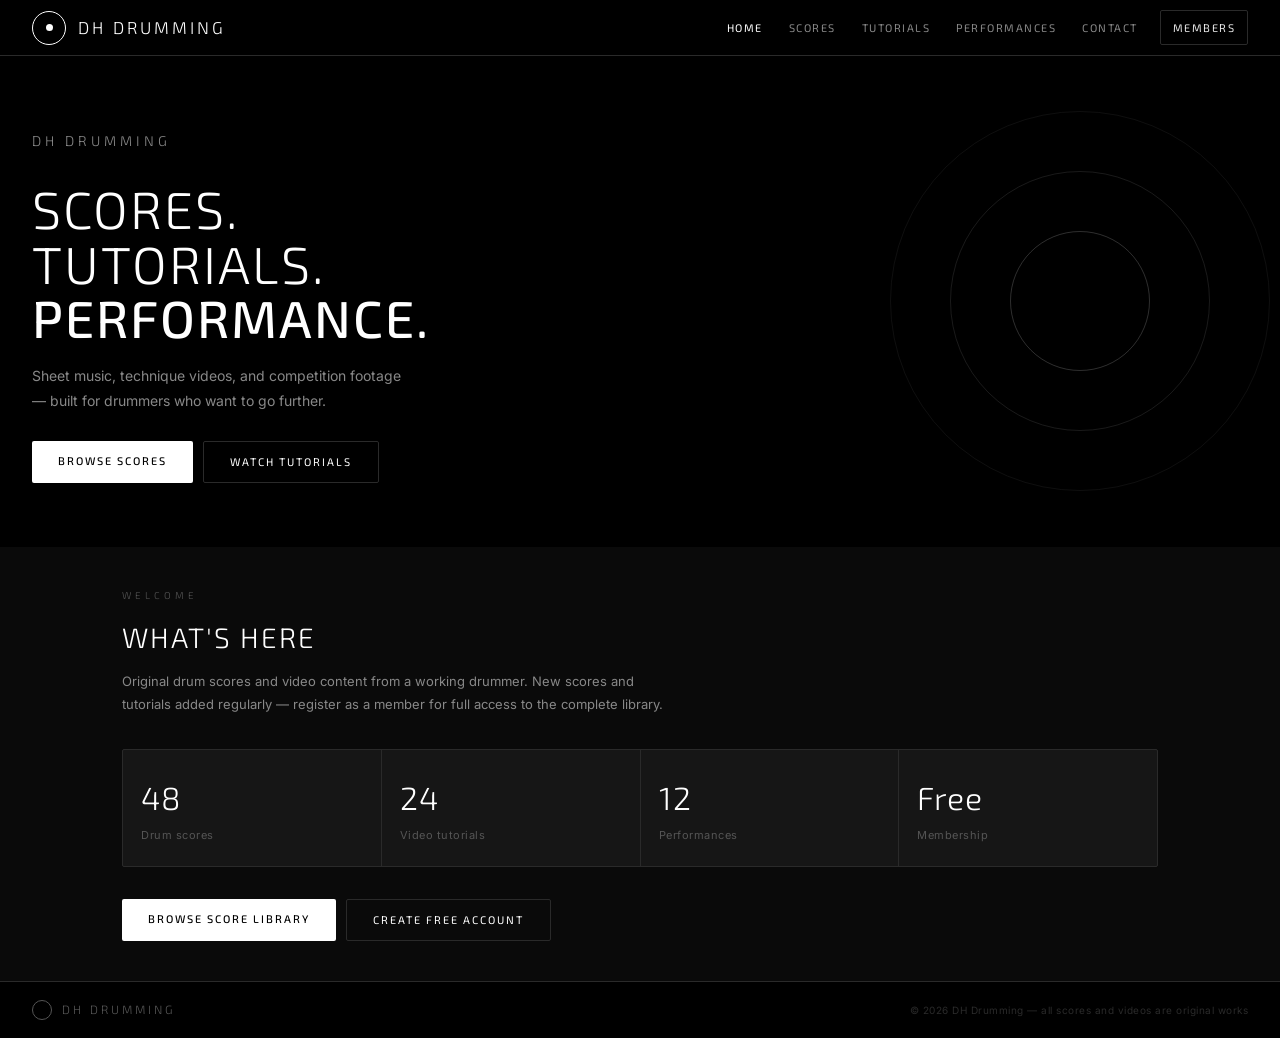
<file: index.html>
<!DOCTYPE html>
<html lang="en">
<head>
  <meta charset="UTF-8" />
  <meta name="viewport" content="width=device-width, initial-scale=1.0" />
  <meta name="description" content="DH Drumming — original drum scores, tutorial videos, and competition performances." />
  <title>DH Drumming</title>
  <link rel="stylesheet" href="css/style.css" />
  <link rel="icon" href="data:image/svg+xml,<svg xmlns='http://www.w3.org/2000/svg' viewBox='0 0 32 32'><circle cx='16' cy='16' r='14' fill='none' stroke='white' stroke-width='2'/><circle cx='16' cy='16' r='4' fill='white'/></svg>" />
</head>
<body>

  <!-- ── Navigation ── -->
  <header class="topbar">
    <a href="index.html" class="logo-wrap" aria-label="DH Drumming home">
      <div class="logo-circle"><div class="logo-circle-inner"></div></div>
      <span class="logo-text">DH Drumming</span>
    </a>
    <button class="nav-toggle" aria-label="Toggle navigation" aria-expanded="false">
      <span></span><span></span><span></span>
    </button>
    <nav class="nav" aria-label="Main navigation">
      <a href="index.html" class="active">Home</a>
      <a href="pages/scores.html">Scores</a>
      <a href="pages/tutorials.html">Tutorials</a>
      <a href="pages/performances.html">Performances</a>
      <a href="pages/contact.html">Contact</a>
      <a href="pages/members.html" class="nav-members">Members</a>
    </nav>
  </header>

  <!-- ── Hero ── -->
  <section class="hero" aria-labelledby="hero-heading">
    <div class="hero-circles" aria-hidden="true">
      <span></span><span></span><span></span>
    </div>
    <div class="hero-content">
      <p class="eyebrow">DH Drumming</p>
      <h1 id="hero-heading">Scores.<br>Tutorials.<br><strong>Performance.</strong></h1>
      <p>Sheet music, technique videos, and competition footage — built for drummers who want to go further.</p>
      <div class="btn-row">
        <a href="pages/scores.html" class="btn-primary">Browse scores</a>
        <a href="pages/tutorials.html" class="btn-ghost">Watch tutorials</a>
      </div>
    </div>
  </section>

  <!-- ── Main content ── -->
  <main class="page-content">
    <p class="section-label">Welcome</p>
    <h2 class="section-title">What's here</h2>
    <p class="section-body">
      Original drum scores and video content from a working drummer. New scores and tutorials added regularly —
      register as a member for full access to the complete library.
    </p>

    <!-- Stats -->
    <div class="stats-row" role="list">
      <div class="stat" role="listitem">
        <div class="stat-num">48</div>
        <div class="stat-label">Drum scores</div>
      </div>
      <div class="stat" role="listitem">
        <div class="stat-num">24</div>
        <div class="stat-label">Video tutorials</div>
      </div>
      <div class="stat" role="listitem">
        <div class="stat-num">12</div>
        <div class="stat-label">Performances</div>
      </div>
      <div class="stat" role="listitem">
        <div class="stat-num">Free</div>
        <div class="stat-label">Membership</div>
      </div>
    </div>

    <div class="btn-row">
      <a href="pages/scores.html" class="btn-primary">Browse score library</a>
      <a href="pages/members.html" class="btn-ghost">Create free account</a>
    </div>
  </main>

  <!-- ── Footer ── -->
  <footer class="footer">
    <div class="footer-logo-wrap">
      <div class="footer-circle" aria-hidden="true"></div>
      <span class="footer-logo-text">DH Drumming</span>
    </div>
    <p class="footer-text">&copy; 2026 DH Drumming &mdash; all scores and videos are original works</p>
  </footer>

  <script src="js/main.js"></script>
</body>
</html>
</file>
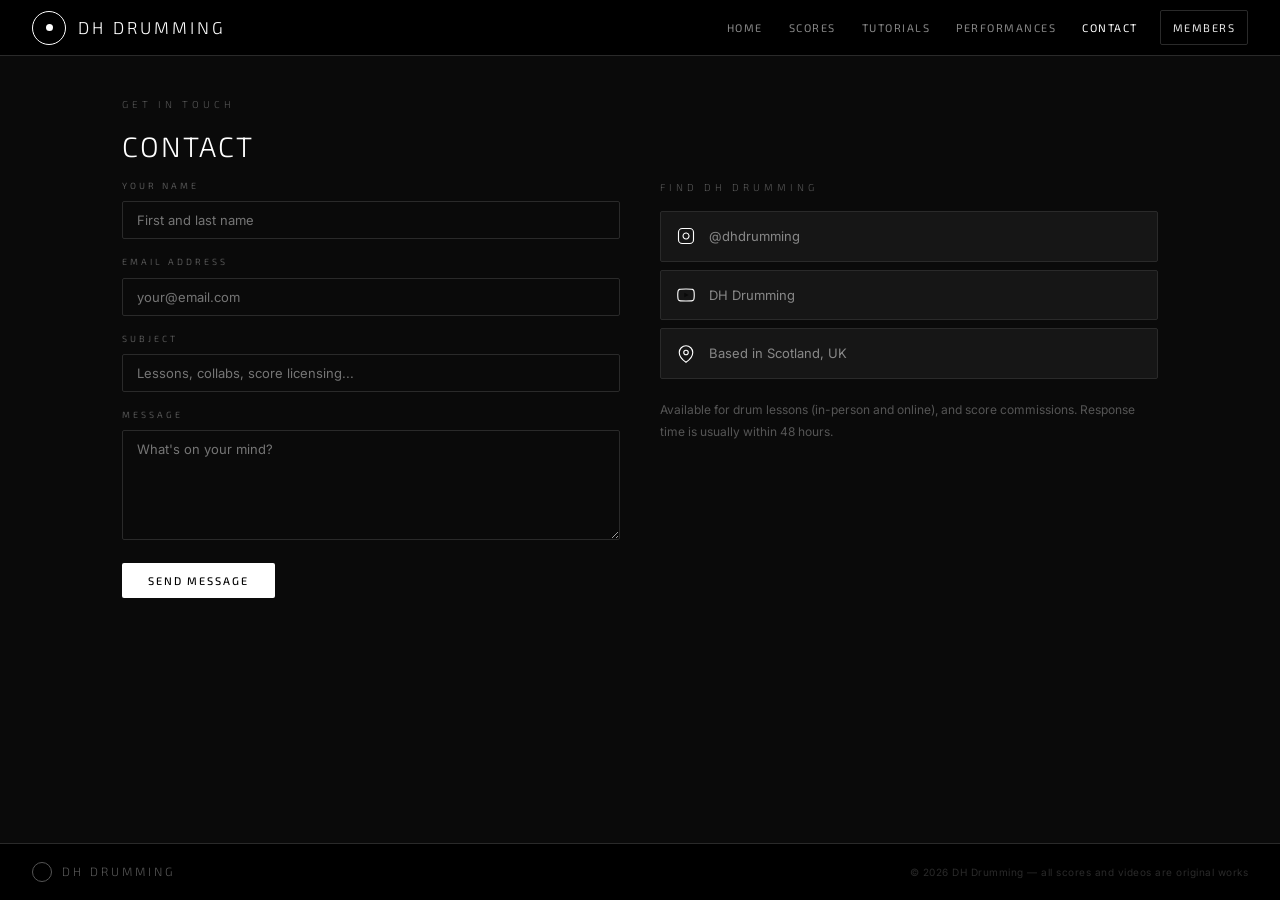
<file: pages/contact.html>
<!DOCTYPE html>
<html lang="en">
<head>
  <meta charset="UTF-8" />
  <meta name="viewport" content="width=device-width, initial-scale=1.0" />
  <meta name="description" content="Contact DH Drumming — lessons, session work, score commissions, and general enquiries." />
  <title>Contact — DH Drumming</title>
  <link rel="stylesheet" href="../css/style.css" />
  <link rel="icon" href="data:image/svg+xml,<svg xmlns='http://www.w3.org/2000/svg' viewBox='0 0 32 32'><circle cx='16' cy='16' r='14' fill='none' stroke='white' stroke-width='2'/><circle cx='16' cy='16' r='4' fill='white'/></svg>" />
</head>
<body>

  <!-- ── Navigation ── -->
  <header class="topbar">
    <a href="../index.html" class="logo-wrap" aria-label="DH Drumming home">
      <div class="logo-circle"><div class="logo-circle-inner"></div></div>
      <span class="logo-text">DH Drumming</span>
    </a>
    <button class="nav-toggle" aria-label="Toggle navigation" aria-expanded="false">
      <span></span><span></span><span></span>
    </button>
    <nav class="nav" aria-label="Main navigation">
      <a href="../index.html">Home</a>
      <a href="scores.html">Scores</a>
      <a href="tutorials.html">Tutorials</a>
      <a href="performances.html">Performances</a>
      <a href="contact.html" class="active">Contact</a>
      <a href="members.html" class="nav-members">Members</a>
    </nav>
  </header>

  <!-- ── Main content ── -->
  <main class="page-content">
    <p class="section-label">Get in touch</p>
    <h1 class="section-title">Contact</h1>

    <div class="contact-grid">

      <!-- Form -->
      <div>
        <form id="contact-form" novalidate>
          <div class="form-group">
            <label for="contact-name">Your name</label>
            <input type="text" id="contact-name" name="name" placeholder="First and last name" autocomplete="name" required />
          </div>
          <div class="form-group">
            <label for="contact-email">Email address</label>
            <input type="email" id="contact-email" name="email" placeholder="your@email.com" autocomplete="email" required />
          </div>
          <div class="form-group">
            <label for="contact-subject">Subject</label>
            <input type="text" id="contact-subject" name="subject" placeholder="Lessons, collabs, score licensing..." />
          </div>
          <div class="form-group">
            <label for="contact-message">Message</label>
            <textarea id="contact-message" name="message" placeholder="What's on your mind?" required></textarea>
          </div>
          <button type="submit" class="btn-primary">Send message</button>
        </form>
      </div>

      <!-- Info -->
      <div>
        <p class="section-label" style="margin-bottom:16px;">Find DH Drumming</p>

        <a href="https://instagram.com/dhdrumming" class="social-link" target="_blank" rel="noopener noreferrer" aria-label="DH Drumming on Instagram">
          <svg viewBox="0 0 24 24" aria-hidden="true">
            <rect x="2" y="2" width="20" height="20" rx="5" ry="5"/><path d="M16 11.37A4 4 0 1 1 12.63 8 4 4 0 0 1 16 11.37z"/><line x1="17.5" y1="6.5" x2="17.51" y2="6.5"/>
          </svg>
          @dhdrumming
        </a>

        <a href="https://youtube.com/@dhdrumming" class="social-link" target="_blank" rel="noopener noreferrer" aria-label="DH Drumming on YouTube">
          <svg viewBox="0 0 24 24" aria-hidden="true">
            <path d="M22.54 6.42a2.78 2.78 0 0 0-1.95-1.96C18.88 4 12 4 12 4s-6.88 0-8.59.46A2.78 2.78 0 0 0 1.46 6.42 29 29 0 0 0 1 12a29 29 0 0 0 .46 5.58 2.78 2.78 0 0 0 1.95 1.95C5.12 20 12 20 12 20s6.88 0 8.59-.47a2.78 2.78 0 0 0 1.95-1.95A29 29 0 0 0 23 12a29 29 0 0 0-.46-5.58z"/>
            <polygon points="9.75 15.02 15.5 12 9.75 8.98 9.75 15.02" fill="var(--bg)" stroke="none"/>
          </svg>
          DH Drumming
        </a>

        <div class="social-link" style="cursor:default;">
          <svg viewBox="0 0 24 24" aria-hidden="true">
            <path d="M21 10c0 7-9 13-9 13s-9-6-9-13a9 9 0 0 1 18 0z"/><circle cx="12" cy="10" r="3"/>
          </svg>
          Based in Scotland, UK
        </div>

        <p class="contact-note">
          Available for drum lessons (in-person and online), and score commissions.
          Response time is usually within 48 hours.
        </p>
      </div>

    </div>
  </main>

  <!-- ── Footer ── -->
  <footer class="footer">
    <div class="footer-logo-wrap">
      <div class="footer-circle" aria-hidden="true"></div>
      <span class="footer-logo-text">DH Drumming</span>
    </div>
    <p class="footer-text">&copy; 2026 DH Drumming &mdash; all scores and videos are original works</p>
  </footer>

  <script src="../js/main.js"></script>
</body>
</html>
</file>
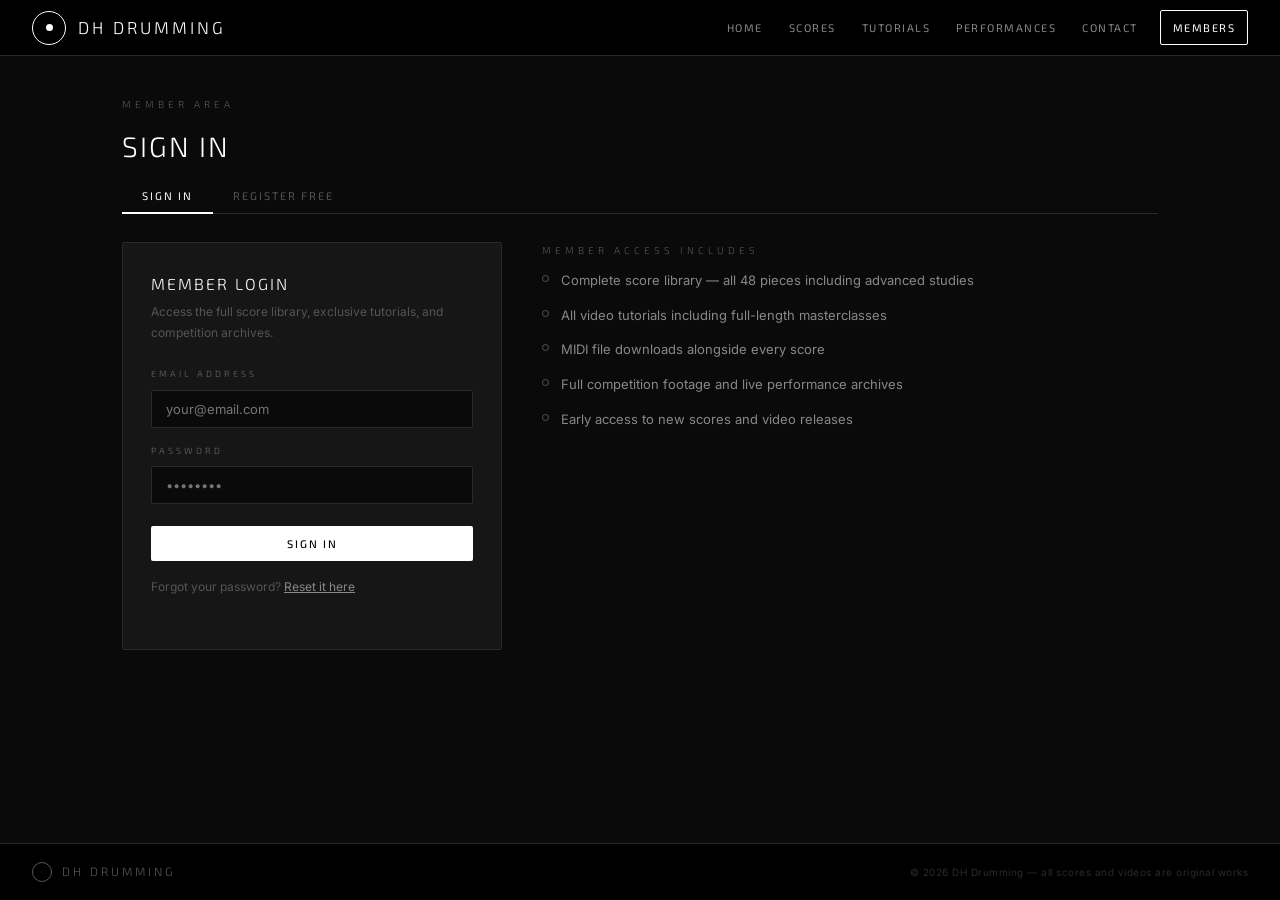
<file: pages/members.html>
<!DOCTYPE html>
<html lang="en">
<head>
  <meta charset="UTF-8" />
  <meta name="viewport" content="width=device-width, initial-scale=1.0" />
  <meta name="description" content="DH Drumming member area — log in or create a free account for full access." />
  <title>Members — DH Drumming</title>
  <link rel="stylesheet" href="../css/style.css" />
  <link rel="icon" href="data:image/svg+xml,<svg xmlns='http://www.w3.org/2000/svg' viewBox='0 0 32 32'><circle cx='16' cy='16' r='14' fill='none' stroke='white' stroke-width='2'/><circle cx='16' cy='16' r='4' fill='white'/></svg>" />
  <style>
    .tab-row { display: flex; gap: 0; margin-bottom: 28px; border-bottom: 1px solid var(--border); }
    .tab-btn {
      font-family: var(--font-display);
      font-size: 11px;
      letter-spacing: 2px;
      text-transform: uppercase;
      padding: 10px 20px;
      background: transparent;
      border: none;
      color: var(--dim);
      cursor: pointer;
      border-bottom: 2px solid transparent;
      margin-bottom: -1px;
      transition: color 0.15s;
    }
    .tab-btn.active { color: var(--white); border-bottom-color: var(--white); }
    .tab-btn:hover:not(.active) { color: var(--muted); }
    .tab-panel { display: none; }
    .tab-panel.active { display: block; }
  </style>
</head>
<body>

  <!-- ── Navigation ── -->
  <header class="topbar">
    <a href="../index.html" class="logo-wrap" aria-label="DH Drumming home">
      <div class="logo-circle"><div class="logo-circle-inner"></div></div>
      <span class="logo-text">DH Drumming</span>
    </a>
    <button class="nav-toggle" aria-label="Toggle navigation" aria-expanded="false">
      <span></span><span></span><span></span>
    </button>
    <nav class="nav" aria-label="Main navigation">
      <a href="../index.html">Home</a>
      <a href="scores.html">Scores</a>
      <a href="tutorials.html">Tutorials</a>
      <a href="performances.html">Performances</a>
      <a href="contact.html">Contact</a>
      <a href="members.html" class="nav-members active">Members</a>
    </nav>
  </header>

  <!-- ── Main content ── -->
  <main class="page-content">
    <p class="section-label">Member area</p>
    <h1 class="section-title">Sign in</h1>

    <!-- Tabs -->
    <div class="tab-row" role="tablist">
      <button class="tab-btn active" role="tab" aria-selected="true" aria-controls="panel-login" id="tab-login">Sign in</button>
      <button class="tab-btn" role="tab" aria-selected="false" aria-controls="panel-register" id="tab-register">Register free</button>
    </div>

    <!-- Login panel -->
    <div id="panel-login" class="tab-panel active" role="tabpanel" aria-labelledby="tab-login">
      <div class="member-grid">
        <div class="login-box">
          <h2>Member login</h2>
          <p>Access the full score library, exclusive tutorials, and competition archives.</p>
          <form id="login-form" novalidate>
            <div class="form-group">
              <label for="login-email">Email address</label>
              <input type="email" id="login-email" name="email" placeholder="your@email.com" autocomplete="email" required />
            </div>
            <div class="form-group">
              <label for="login-password">Password</label>
              <input type="password" id="login-password" name="password" placeholder="&bull;&bull;&bull;&bull;&bull;&bull;&bull;&bull;" autocomplete="current-password" required />
            </div>
            <button type="submit" class="btn-primary" style="width:100%; margin-top:6px;">Sign in</button>
          </form>
          <p class="form-link">
            Forgot your password? <a href="#">Reset it here</a>
          </p>
        </div>
        <div>
          <p class="section-label">Member access includes</p>
          <div class="perk-list">
            <div class="perk"><div class="perk-dot"></div>Complete score library — all 48 pieces including advanced studies</div>
            <div class="perk"><div class="perk-dot"></div>All video tutorials including full-length masterclasses</div>
            <div class="perk"><div class="perk-dot"></div>MIDI file downloads alongside every score</div>
            <div class="perk"><div class="perk-dot"></div>Full competition footage and live performance archives</div>
            <div class="perk"><div class="perk-dot"></div>Early access to new scores and video releases</div>
          </div>
        </div>
      </div>
    </div>

    <!-- Register panel -->
    <div id="panel-register" class="tab-panel" role="tabpanel" aria-labelledby="tab-register">
      <div class="member-grid">
        <div class="login-box">
          <h2>Create account</h2>
          <p>Membership is completely free. Register to unlock the full library.</p>
          <form id="register-form" novalidate>
            <div class="form-group">
              <label for="reg-name">Your name</label>
              <input type="text" id="reg-name" name="name" placeholder="First name" autocomplete="given-name" required />
            </div>
            <div class="form-group">
              <label for="reg-email">Email address</label>
              <input type="email" id="reg-email" name="email" placeholder="your@email.com" autocomplete="email" required />
            </div>
            <div class="form-group">
              <label for="reg-password">Choose a password</label>
              <input type="password" id="reg-password" name="password" placeholder="At least 8 characters" autocomplete="new-password" required />
            </div>
            <button type="submit" class="btn-primary" style="width:100%; margin-top:6px;">Create free account</button>
          </form>
          <p class="form-link" style="font-size:11px; color:var(--dim);">
            By registering you agree that your data is held securely and not shared with third parties.
          </p>
        </div>
        <div>
          <p class="section-label">What you unlock</p>
          <div class="perk-list">
            <div class="perk"><div class="perk-dot"></div>Complete score library — all 48 pieces including advanced studies</div>
            <div class="perk"><div class="perk-dot"></div>All video tutorials including full-length masterclasses</div>
            <div class="perk"><div class="perk-dot"></div>MIDI file downloads alongside every score</div>
            <div class="perk"><div class="perk-dot"></div>Full competition footage and live performance archives</div>
            <div class="perk"><div class="perk-dot"></div>Early access to new scores and video releases</div>
          </div>
        </div>
      </div>
    </div>

  </main>

  <!-- ── Footer ── -->
  <footer class="footer">
    <div class="footer-logo-wrap">
      <div class="footer-circle" aria-hidden="true"></div>
      <span class="footer-logo-text">DH Drumming</span>
    </div>
    <p class="footer-text">&copy; 2026 DH Drumming &mdash; all scores and videos are original works</p>
  </footer>

  <script src="../js/main.js"></script>
  <script>
    // Tab switching
    const tabBtns = document.querySelectorAll('.tab-btn');
    const tabPanels = document.querySelectorAll('.tab-panel');
    tabBtns.forEach(btn => {
      btn.addEventListener('click', () => {
        tabBtns.forEach(b => { b.classList.remove('active'); b.setAttribute('aria-selected','false'); });
        tabPanels.forEach(p => p.classList.remove('active'));
        btn.classList.add('active');
        btn.setAttribute('aria-selected','true');
        document.getElementById(btn.getAttribute('aria-controls')).classList.add('active');
      });
    });

    // Register form
    document.getElementById('register-form').addEventListener('submit', e => {
      e.preventDefault();
      const btn = e.target.querySelector('button[type="submit"]');
      btn.textContent = 'Account created';
      btn.disabled = true;
      btn.style.opacity = '0.6';
    });
  </script>
</body>
</html>
</file>
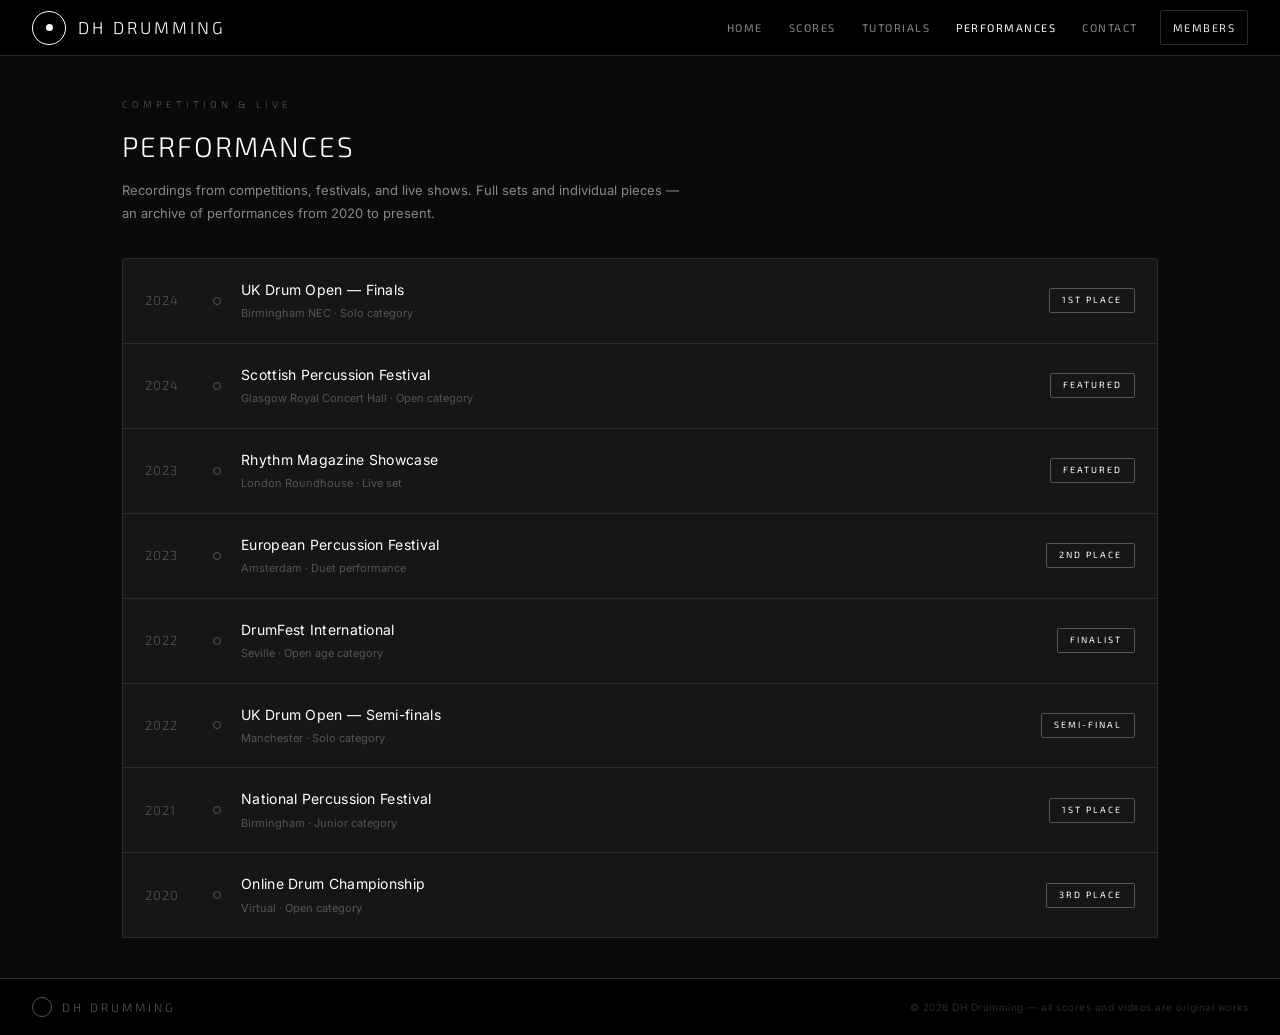
<file: pages/performances.html>
<!DOCTYPE html>
<html lang="en">
<head>
  <meta charset="UTF-8" />
  <meta name="viewport" content="width=device-width, initial-scale=1.0" />
  <meta name="description" content="DH Drumming competition performances and live recordings." />
  <title>Performances — DH Drumming</title>
  <link rel="stylesheet" href="../css/style.css" />
  <link rel="icon" href="data:image/svg+xml,<svg xmlns='http://www.w3.org/2000/svg' viewBox='0 0 32 32'><circle cx='16' cy='16' r='14' fill='none' stroke='white' stroke-width='2'/><circle cx='16' cy='16' r='4' fill='white'/></svg>" />
</head>
<body>

  <!-- ── Navigation ── -->
  <header class="topbar">
    <a href="../index.html" class="logo-wrap" aria-label="DH Drumming home">
      <div class="logo-circle"><div class="logo-circle-inner"></div></div>
      <span class="logo-text">DH Drumming</span>
    </a>
    <button class="nav-toggle" aria-label="Toggle navigation" aria-expanded="false">
      <span></span><span></span><span></span>
    </button>
    <nav class="nav" aria-label="Main navigation">
      <a href="../index.html">Home</a>
      <a href="scores.html">Scores</a>
      <a href="tutorials.html">Tutorials</a>
      <a href="performances.html" class="active">Performances</a>
      <a href="contact.html">Contact</a>
      <a href="members.html" class="nav-members">Members</a>
    </nav>
  </header>

  <!-- ── Main content ── -->
  <main class="page-content">
    <p class="section-label">Competition &amp; live</p>
    <h1 class="section-title">Performances</h1>
    <p class="section-body">
      Recordings from competitions, festivals, and live shows.
      Full sets and individual pieces — an archive of performances from 2020 to present.
    </p>

    <div class="comp-list" role="list">

      <div class="comp-item" role="listitem">
        <span class="comp-year">2024</span>
        <div class="comp-circle" aria-hidden="true"></div>
        <div class="comp-info">
          <div class="comp-name">UK Drum Open — Finals</div>
          <div class="comp-detail">Birmingham NEC &middot; Solo category</div>
        </div>
        <span class="comp-place">1st place</span>
      </div>

      <div class="comp-item" role="listitem">
        <span class="comp-year">2024</span>
        <div class="comp-circle" aria-hidden="true"></div>
        <div class="comp-info">
          <div class="comp-name">Scottish Percussion Festival</div>
          <div class="comp-detail">Glasgow Royal Concert Hall &middot; Open category</div>
        </div>
        <span class="comp-place">Featured</span>
      </div>

      <div class="comp-item" role="listitem">
        <span class="comp-year">2023</span>
        <div class="comp-circle" aria-hidden="true"></div>
        <div class="comp-info">
          <div class="comp-name">Rhythm Magazine Showcase</div>
          <div class="comp-detail">London Roundhouse &middot; Live set</div>
        </div>
        <span class="comp-place">Featured</span>
      </div>

      <div class="comp-item" role="listitem">
        <span class="comp-year">2023</span>
        <div class="comp-circle" aria-hidden="true"></div>
        <div class="comp-info">
          <div class="comp-name">European Percussion Festival</div>
          <div class="comp-detail">Amsterdam &middot; Duet performance</div>
        </div>
        <span class="comp-place">2nd place</span>
      </div>

      <div class="comp-item" role="listitem">
        <span class="comp-year">2022</span>
        <div class="comp-circle" aria-hidden="true"></div>
        <div class="comp-info">
          <div class="comp-name">DrumFest International</div>
          <div class="comp-detail">Seville &middot; Open age category</div>
        </div>
        <span class="comp-place">Finalist</span>
      </div>

      <div class="comp-item" role="listitem">
        <span class="comp-year">2022</span>
        <div class="comp-circle" aria-hidden="true"></div>
        <div class="comp-info">
          <div class="comp-name">UK Drum Open — Semi-finals</div>
          <div class="comp-detail">Manchester &middot; Solo category</div>
        </div>
        <span class="comp-place">Semi-final</span>
      </div>

      <div class="comp-item" role="listitem">
        <span class="comp-year">2021</span>
        <div class="comp-circle" aria-hidden="true"></div>
        <div class="comp-info">
          <div class="comp-name">National Percussion Festival</div>
          <div class="comp-detail">Birmingham &middot; Junior category</div>
        </div>
        <span class="comp-place">1st place</span>
      </div>

      <div class="comp-item" role="listitem">
        <span class="comp-year">2020</span>
        <div class="comp-circle" aria-hidden="true"></div>
        <div class="comp-info">
          <div class="comp-name">Online Drum Championship</div>
          <div class="comp-detail">Virtual &middot; Open category</div>
        </div>
        <span class="comp-place">3rd place</span>
      </div>

    </div>
  </main>

  <!-- ── Footer ── -->
  <footer class="footer">
    <div class="footer-logo-wrap">
      <div class="footer-circle" aria-hidden="true"></div>
      <span class="footer-logo-text">DH Drumming</span>
    </div>
    <p class="footer-text">&copy; 2026 DH Drumming &mdash; all scores and videos are original works</p>
  </footer>

  <script src="../js/main.js"></script>
</body>
</html>
</file>
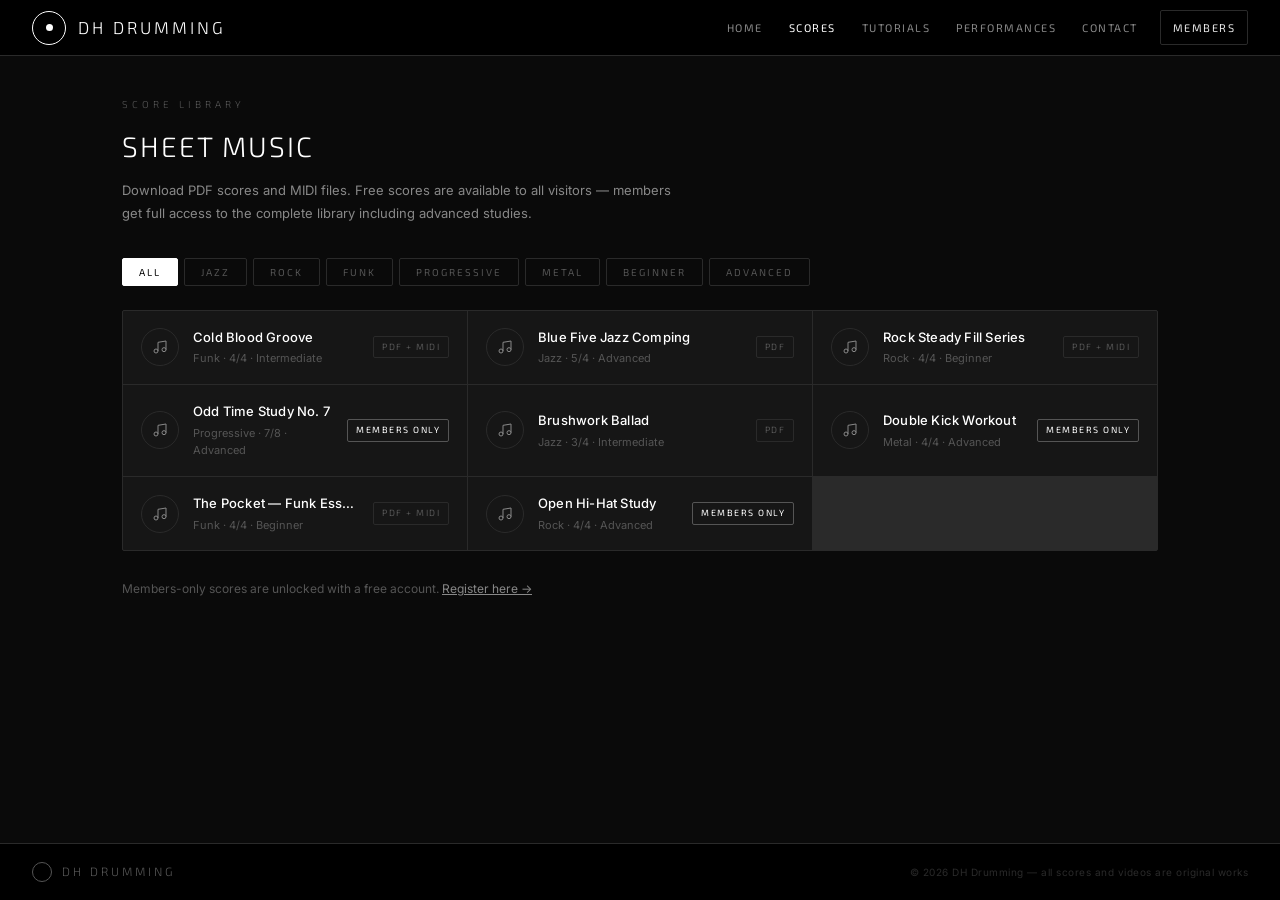
<file: pages/scores.html>
<!DOCTYPE html>
<html lang="en">
<head>
  <meta charset="UTF-8" />
  <meta name="viewport" content="width=device-width, initial-scale=1.0" />
  <meta name="description" content="DH Drumming score library — downloadable PDF and MIDI drum scores across jazz, rock, funk, and more." />
  <title>Score Library — DH Drumming</title>
  <link rel="stylesheet" href="../css/style.css" />
  <link rel="icon" href="data:image/svg+xml,<svg xmlns='http://www.w3.org/2000/svg' viewBox='0 0 32 32'><circle cx='16' cy='16' r='14' fill='none' stroke='white' stroke-width='2'/><circle cx='16' cy='16' r='4' fill='white'/></svg>" />
</head>
<body>

  <!-- ── Navigation ── -->
  <header class="topbar">
    <a href="../index.html" class="logo-wrap" aria-label="DH Drumming home">
      <div class="logo-circle"><div class="logo-circle-inner"></div></div>
      <span class="logo-text">DH Drumming</span>
    </a>
    <button class="nav-toggle" aria-label="Toggle navigation" aria-expanded="false">
      <span></span><span></span><span></span>
    </button>
    <nav class="nav" aria-label="Main navigation">
      <a href="../index.html">Home</a>
      <a href="scores.html" class="active">Scores</a>
      <a href="tutorials.html">Tutorials</a>
      <a href="performances.html">Performances</a>
      <a href="contact.html">Contact</a>
      <a href="members.html" class="nav-members">Members</a>
    </nav>
  </header>

  <!-- ── Main content ── -->
  <main class="page-content">
    <p class="section-label">Score library</p>
    <h1 class="section-title">Sheet music</h1>
    <p class="section-body">
      Download PDF scores and MIDI files. Free scores are available to all visitors —
      members get full access to the complete library including advanced studies.
    </p>

    <!-- Filters -->
    <div class="filter-row" role="group" aria-label="Filter scores">
      <button class="filter-btn active" data-filter="all">All</button>
      <button class="filter-btn" data-filter="jazz">Jazz</button>
      <button class="filter-btn" data-filter="rock">Rock</button>
      <button class="filter-btn" data-filter="funk">Funk</button>
      <button class="filter-btn" data-filter="progressive">Progressive</button>
      <button class="filter-btn" data-filter="metal">Metal</button>
      <button class="filter-btn" data-filter="beginner">Beginner</button>
      <button class="filter-btn" data-filter="advanced">Advanced</button>
    </div>

    <!-- Score list -->
    <div class="score-list" role="list">

      <div class="score-item" data-genre="funk" data-level="intermediate" role="listitem">
        <div class="score-circle" aria-hidden="true">
          <svg width="16" height="16" viewBox="0 0 24 24" fill="none" stroke="currentColor" stroke-width="1.5"><path d="M9 18V5l12-2v13"/><circle cx="6" cy="18" r="3"/><circle cx="18" cy="16" r="3"/></svg>
        </div>
        <div class="score-info">
          <div class="score-name">Cold Blood Groove</div>
          <div class="score-meta">Funk &middot; 4/4 &middot; Intermediate</div>
        </div>
        <span class="score-tag">PDF + MIDI</span>
      </div>

      <div class="score-item" data-genre="jazz" data-level="advanced" role="listitem">
        <div class="score-circle" aria-hidden="true">
          <svg width="16" height="16" viewBox="0 0 24 24" fill="none" stroke="currentColor" stroke-width="1.5"><path d="M9 18V5l12-2v13"/><circle cx="6" cy="18" r="3"/><circle cx="18" cy="16" r="3"/></svg>
        </div>
        <div class="score-info">
          <div class="score-name">Blue Five Jazz Comping</div>
          <div class="score-meta">Jazz &middot; 5/4 &middot; Advanced</div>
        </div>
        <span class="score-tag">PDF</span>
      </div>

      <div class="score-item" data-genre="rock" data-level="beginner" role="listitem">
        <div class="score-circle" aria-hidden="true">
          <svg width="16" height="16" viewBox="0 0 24 24" fill="none" stroke="currentColor" stroke-width="1.5"><path d="M9 18V5l12-2v13"/><circle cx="6" cy="18" r="3"/><circle cx="18" cy="16" r="3"/></svg>
        </div>
        <div class="score-info">
          <div class="score-name">Rock Steady Fill Series</div>
          <div class="score-meta">Rock &middot; 4/4 &middot; Beginner</div>
        </div>
        <span class="score-tag">PDF + MIDI</span>
      </div>

      <div class="score-item" data-genre="progressive" data-level="advanced" role="listitem">
        <div class="score-circle" aria-hidden="true">
          <svg width="16" height="16" viewBox="0 0 24 24" fill="none" stroke="currentColor" stroke-width="1.5"><path d="M9 18V5l12-2v13"/><circle cx="6" cy="18" r="3"/><circle cx="18" cy="16" r="3"/></svg>
        </div>
        <div class="score-info">
          <div class="score-name">Odd Time Study No. 7</div>
          <div class="score-meta">Progressive &middot; 7/8 &middot; Advanced</div>
        </div>
        <span class="score-tag members">Members only</span>
      </div>

      <div class="score-item" data-genre="jazz" data-level="intermediate" role="listitem">
        <div class="score-circle" aria-hidden="true">
          <svg width="16" height="16" viewBox="0 0 24 24" fill="none" stroke="currentColor" stroke-width="1.5"><path d="M9 18V5l12-2v13"/><circle cx="6" cy="18" r="3"/><circle cx="18" cy="16" r="3"/></svg>
        </div>
        <div class="score-info">
          <div class="score-name">Brushwork Ballad</div>
          <div class="score-meta">Jazz &middot; 3/4 &middot; Intermediate</div>
        </div>
        <span class="score-tag">PDF</span>
      </div>

      <div class="score-item" data-genre="metal" data-level="advanced" role="listitem">
        <div class="score-circle" aria-hidden="true">
          <svg width="16" height="16" viewBox="0 0 24 24" fill="none" stroke="currentColor" stroke-width="1.5"><path d="M9 18V5l12-2v13"/><circle cx="6" cy="18" r="3"/><circle cx="18" cy="16" r="3"/></svg>
        </div>
        <div class="score-info">
          <div class="score-name">Double Kick Workout</div>
          <div class="score-meta">Metal &middot; 4/4 &middot; Advanced</div>
        </div>
        <span class="score-tag members">Members only</span>
      </div>

      <div class="score-item" data-genre="funk" data-level="beginner" role="listitem">
        <div class="score-circle" aria-hidden="true">
          <svg width="16" height="16" viewBox="0 0 24 24" fill="none" stroke="currentColor" stroke-width="1.5"><path d="M9 18V5l12-2v13"/><circle cx="6" cy="18" r="3"/><circle cx="18" cy="16" r="3"/></svg>
        </div>
        <div class="score-info">
          <div class="score-name">The Pocket — Funk Essentials</div>
          <div class="score-meta">Funk &middot; 4/4 &middot; Beginner</div>
        </div>
        <span class="score-tag">PDF + MIDI</span>
      </div>

      <div class="score-item" data-genre="rock" data-level="advanced" role="listitem">
        <div class="score-circle" aria-hidden="true">
          <svg width="16" height="16" viewBox="0 0 24 24" fill="none" stroke="currentColor" stroke-width="1.5"><path d="M9 18V5l12-2v13"/><circle cx="6" cy="18" r="3"/><circle cx="18" cy="16" r="3"/></svg>
        </div>
        <div class="score-info">
          <div class="score-name">Open Hi-Hat Study</div>
          <div class="score-meta">Rock &middot; 4/4 &middot; Advanced</div>
        </div>
        <span class="score-tag members">Members only</span>
      </div>

    </div>

    <p style="margin-top:28px; font-size:12px; color:var(--dim);">
      Members-only scores are unlocked with a free account.
      <a href="members.html" style="color:var(--muted); text-decoration:underline;">Register here &rarr;</a>
    </p>
  </main>

  <!-- ── Footer ── -->
  <footer class="footer">
    <div class="footer-logo-wrap">
      <div class="footer-circle" aria-hidden="true"></div>
      <span class="footer-logo-text">DH Drumming</span>
    </div>
    <p class="footer-text">&copy; 2026 DH Drumming &mdash; all scores and videos are original works</p>
  </footer>

  <script src="../js/main.js"></script>
</body>
</html>
</file>
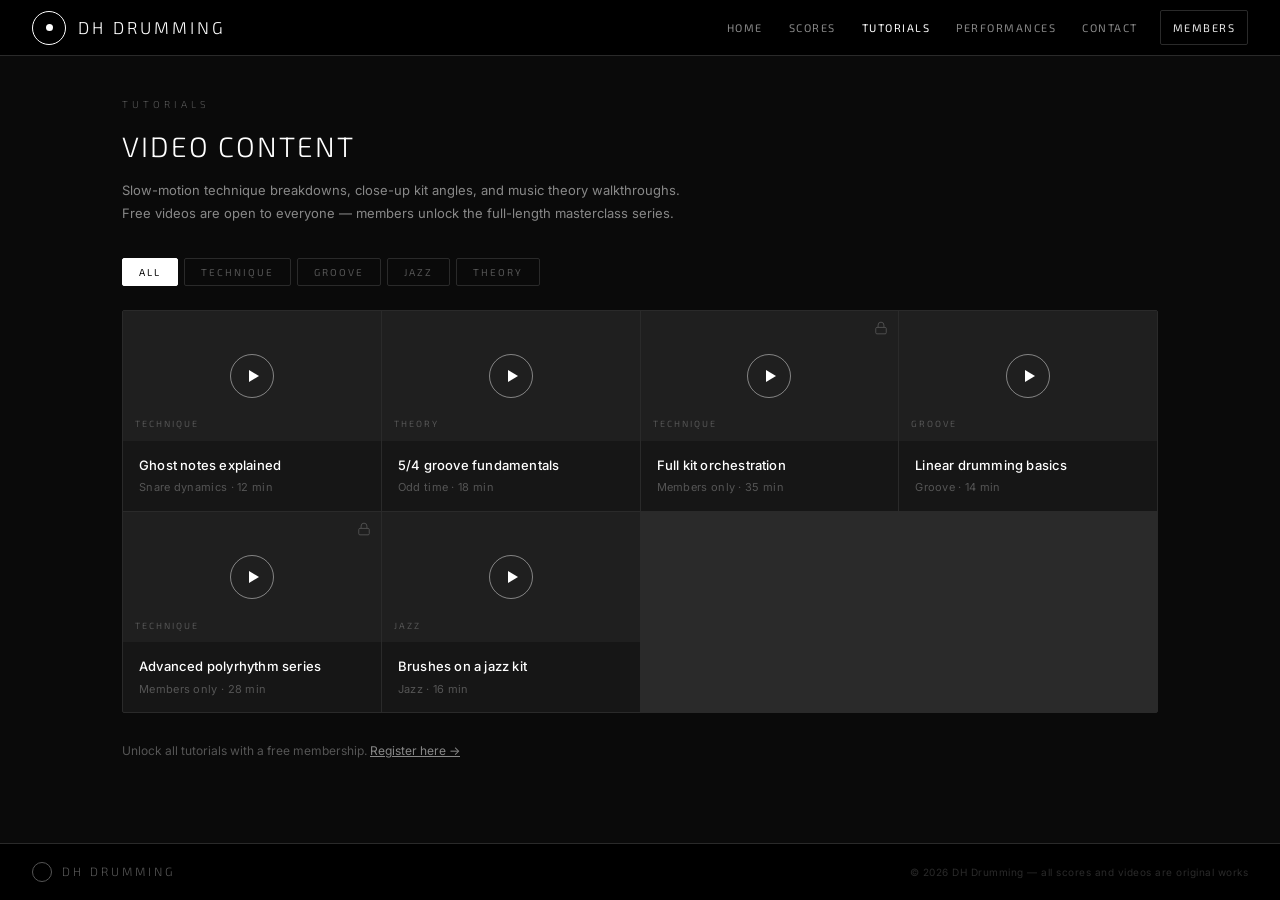
<file: pages/tutorials.html>
<!DOCTYPE html>
<html lang="en">
<head>
  <meta charset="UTF-8" />
  <meta name="viewport" content="width=device-width, initial-scale=1.0" />
  <meta name="description" content="DH Drumming video tutorials — technique breakdowns, groove studies, and masterclasses." />
  <title>Tutorials — DH Drumming</title>
  <link rel="stylesheet" href="../css/style.css" />
  <link rel="icon" href="data:image/svg+xml,<svg xmlns='http://www.w3.org/2000/svg' viewBox='0 0 32 32'><circle cx='16' cy='16' r='14' fill='none' stroke='white' stroke-width='2'/><circle cx='16' cy='16' r='4' fill='white'/></svg>" />
</head>
<body>

  <!-- ── Navigation ── -->
  <header class="topbar">
    <a href="../index.html" class="logo-wrap" aria-label="DH Drumming home">
      <div class="logo-circle"><div class="logo-circle-inner"></div></div>
      <span class="logo-text">DH Drumming</span>
    </a>
    <button class="nav-toggle" aria-label="Toggle navigation" aria-expanded="false">
      <span></span><span></span><span></span>
    </button>
    <nav class="nav" aria-label="Main navigation">
      <a href="../index.html">Home</a>
      <a href="scores.html">Scores</a>
      <a href="tutorials.html" class="active">Tutorials</a>
      <a href="performances.html">Performances</a>
      <a href="contact.html">Contact</a>
      <a href="members.html" class="nav-members">Members</a>
    </nav>
  </header>

  <!-- ── Main content ── -->
  <main class="page-content">
    <p class="section-label">Tutorials</p>
    <h1 class="section-title">Video content</h1>
    <p class="section-body">
      Slow-motion technique breakdowns, close-up kit angles, and music theory walkthroughs.
      Free videos are open to everyone — members unlock the full-length masterclass series.
    </p>

    <!-- Filter row -->
    <div class="filter-row" role="group" aria-label="Filter videos">
      <button class="filter-btn active" data-filter="all">All</button>
      <button class="filter-btn" data-filter="technique">Technique</button>
      <button class="filter-btn" data-filter="groove">Groove</button>
      <button class="filter-btn" data-filter="jazz">Jazz</button>
      <button class="filter-btn" data-filter="theory">Theory</button>
    </div>

    <div class="video-grid" role="list">

      <article class="video-card" data-category="technique" role="listitem">
        <div class="video-cover" tabindex="0" role="button" aria-label="Play: Ghost notes explained">
          <div class="play-ring" aria-hidden="true">
            <svg viewBox="0 0 16 16"><polygon points="4,2 14,8 4,14" /></svg>
          </div>
          <span class="vid-tag">Technique</span>
        </div>
        <div class="video-info">
          <div class="video-title">Ghost notes explained</div>
          <div class="video-sub">Snare dynamics &middot; 12 min</div>
        </div>
      </article>

      <article class="video-card" data-category="theory" role="listitem">
        <div class="video-cover" tabindex="0" role="button" aria-label="Play: 5/4 groove fundamentals">
          <div class="play-ring" aria-hidden="true">
            <svg viewBox="0 0 16 16"><polygon points="4,2 14,8 4,14" /></svg>
          </div>
          <span class="vid-tag">Theory</span>
        </div>
        <div class="video-info">
          <div class="video-title">5/4 groove fundamentals</div>
          <div class="video-sub">Odd time &middot; 18 min</div>
        </div>
      </article>

      <article class="video-card" data-category="technique" role="listitem">
        <div class="video-cover" tabindex="0" role="button" aria-label="Full kit orchestration — members only">
          <div class="play-ring" aria-hidden="true">
            <svg viewBox="0 0 16 16"><polygon points="4,2 14,8 4,14" /></svg>
          </div>
          <span class="vid-tag">Technique</span>
          <span class="vid-lock" aria-label="Members only">
            <svg width="14" height="14" viewBox="0 0 24 24" fill="none" stroke="currentColor" stroke-width="1.5"><rect x="3" y="11" width="18" height="11" rx="2"/><path d="M7 11V7a5 5 0 0 1 10 0v4"/></svg>
          </span>
        </div>
        <div class="video-info">
          <div class="video-title">Full kit orchestration</div>
          <div class="video-sub">Members only &middot; 35 min</div>
        </div>
      </article>

      <article class="video-card" data-category="groove" role="listitem">
        <div class="video-cover" tabindex="0" role="button" aria-label="Play: Linear drumming basics">
          <div class="play-ring" aria-hidden="true">
            <svg viewBox="0 0 16 16"><polygon points="4,2 14,8 4,14" /></svg>
          </div>
          <span class="vid-tag">Groove</span>
        </div>
        <div class="video-info">
          <div class="video-title">Linear drumming basics</div>
          <div class="video-sub">Groove &middot; 14 min</div>
        </div>
      </article>

      <article class="video-card" data-category="technique" role="listitem">
        <div class="video-cover" tabindex="0" role="button" aria-label="Advanced polyrhythm series — members only">
          <div class="play-ring" aria-hidden="true">
            <svg viewBox="0 0 16 16"><polygon points="4,2 14,8 4,14" /></svg>
          </div>
          <span class="vid-tag">Technique</span>
          <span class="vid-lock" aria-label="Members only">
            <svg width="14" height="14" viewBox="0 0 24 24" fill="none" stroke="currentColor" stroke-width="1.5"><rect x="3" y="11" width="18" height="11" rx="2"/><path d="M7 11V7a5 5 0 0 1 10 0v4"/></svg>
          </span>
        </div>
        <div class="video-info">
          <div class="video-title">Advanced polyrhythm series</div>
          <div class="video-sub">Members only &middot; 28 min</div>
        </div>
      </article>

      <article class="video-card" data-category="jazz" role="listitem">
        <div class="video-cover" tabindex="0" role="button" aria-label="Play: Brushes on a jazz kit">
          <div class="play-ring" aria-hidden="true">
            <svg viewBox="0 0 16 16"><polygon points="4,2 14,8 4,14" /></svg>
          </div>
          <span class="vid-tag">Jazz</span>
        </div>
        <div class="video-info">
          <div class="video-title">Brushes on a jazz kit</div>
          <div class="video-sub">Jazz &middot; 16 min</div>
        </div>
      </article>

    </div>

    <p style="margin-top:28px; font-size:12px; color:var(--dim);">
      Unlock all tutorials with a free membership.
      <a href="members.html" style="color:var(--muted); text-decoration:underline;">Register here &rarr;</a>
    </p>
  </main>

  <!-- ── Footer ── -->
  <footer class="footer">
    <div class="footer-logo-wrap">
      <div class="footer-circle" aria-hidden="true"></div>
      <span class="footer-logo-text">DH Drumming</span>
    </div>
    <p class="footer-text">&copy; 2026 DH Drumming &mdash; all scores and videos are original works</p>
  </footer>

  <script src="../js/main.js"></script>
  <script>
    // Video filter (category)
    const btns = document.querySelectorAll('.filter-btn');
    const cards = document.querySelectorAll('.video-card');
    btns.forEach(btn => {
      btn.addEventListener('click', () => {
        btns.forEach(b => b.classList.remove('active'));
        btn.classList.add('active');
        const f = btn.dataset.filter;
        cards.forEach(c => {
          c.style.display = (f === 'all' || c.dataset.category === f) ? 'block' : 'none';
        });
      });
    });
  </script>
</body>
</html>
</file>
<file: css/style.css>
@import url('https://fonts.googleapis.com/css2?family=Exo+2:wght@300;400;500&family=Inter:wght@400;500&display=swap');

/* ── Reset & Variables ───────────────────────────────── */
*, *::before, *::after { box-sizing: border-box; margin: 0; padding: 0; }

:root {
  --white:    #FFFFFF;
  --off:      #E8E8E8;
  --muted:    #888888;
  --dim:      #555555;
  --border:   #2A2A2A;
  --surface:  #161616;
  --surface2: #1F1F1F;
  --bg:       #0A0A0A;
  --font-display: 'Exo 2', sans-serif;
  --font-body:    'Inter', sans-serif;
}

html { scroll-behavior: smooth; }

body {
  background: var(--bg);
  color: var(--white);
  font-family: var(--font-body);
  font-size: 14px;
  line-height: 1.6;
  min-height: 100vh;
  display: flex;
  flex-direction: column;
}

a { color: inherit; text-decoration: none; }
img { max-width: 100%; display: block; }

/* ── Topbar / Nav ────────────────────────────────────── */
.topbar {
  background: #000;
  border-bottom: 1px solid var(--border);
  padding: 0 32px;
  height: 56px;
  display: flex;
  align-items: center;
  justify-content: space-between;
  position: sticky;
  top: 0;
  z-index: 100;
}

.logo-wrap {
  display: flex;
  align-items: center;
  gap: 12px;
  text-decoration: none;
}

.logo-circle {
  width: 34px;
  height: 34px;
  border-radius: 50%;
  border: 1.5px solid var(--white);
  display: flex;
  align-items: center;
  justify-content: center;
  flex-shrink: 0;
}

.logo-circle-inner {
  width: 7px;
  height: 7px;
  border-radius: 50%;
  background: var(--white);
}

.logo-text {
  font-family: var(--font-display);
  font-size: 17px;
  font-weight: 300;
  letter-spacing: 3px;
  color: var(--white);
  text-transform: uppercase;
}

.nav {
  display: flex;
  align-items: center;
  gap: 2px;
}

.nav a {
  color: var(--muted);
  font-family: var(--font-display);
  font-size: 11px;
  font-weight: 400;
  letter-spacing: 1.5px;
  text-transform: uppercase;
  padding: 8px 12px;
  border-radius: 2px;
  transition: color 0.15s, background 0.15s;
}

.nav a:hover { color: var(--white); }
.nav a.active { color: var(--white); }

.nav a.nav-members {
  border: 1px solid var(--border);
  color: var(--off);
  margin-left: 8px;
}

.nav a.nav-members:hover,
.nav a.nav-members.active {
  border-color: var(--white);
  color: var(--white);
}

/* Hamburger (mobile) */
.nav-toggle {
  display: none;
  background: none;
  border: none;
  cursor: pointer;
  flex-direction: column;
  gap: 5px;
  padding: 4px;
}

.nav-toggle span {
  display: block;
  width: 22px;
  height: 1.5px;
  background: var(--white);
  transition: transform 0.2s, opacity 0.2s;
}

/* ── Hero ────────────────────────────────────────────── */
.hero {
  position: relative;
  overflow: hidden;
  padding: 72px 32px 64px;
  background: #000;
  min-height: 280px;
  display: flex;
  align-items: center;
}

.hero-circles {
  position: absolute;
  right: 0;
  top: 50%;
  transform: translateY(-50%);
  width: 400px;
  height: 400px;
  pointer-events: none;
}

.hero-circles span {
  position: absolute;
  border-radius: 50%;
  border: 1px solid rgba(255,255,255,0.08);
  top: 50%; left: 50%;
  transform: translate(-50%,-50%);
}

.hero-circles span:nth-child(1) { width: 380px; height: 380px; border-color: rgba(255,255,255,0.06); }
.hero-circles span:nth-child(2) { width: 260px; height: 260px; border-color: rgba(255,255,255,0.10); }
.hero-circles span:nth-child(3) { width: 140px; height: 140px; border-color: rgba(255,255,255,0.18); }

.hero-content { position: relative; z-index: 1; max-width: 520px; }

.eyebrow {
  font-family: var(--font-display);
  font-size: 10px;
  letter-spacing: 4px;
  text-transform: uppercase;
  color: var(--muted);
  margin-bottom: 16px;
  font-weight: 300;
}

.hero h1 {
  font-family: var(--font-display);
  font-size: 52px;
  line-height: 1.05;
  font-weight: 300;
  letter-spacing: 2px;
  text-transform: uppercase;
  margin-bottom: 18px;
}

.hero h1 strong { font-weight: 500; }

.hero p {
  color: var(--muted);
  font-size: 14px;
  line-height: 1.8;
  max-width: 380px;
  margin-bottom: 28px;
}

/* ── Buttons ─────────────────────────────────────────── */
.btn-row { display: flex; gap: 10px; flex-wrap: wrap; }

.btn-primary {
  display: inline-block;
  background: var(--white);
  color: #000;
  border: none;
  padding: 11px 26px;
  border-radius: 2px;
  font-family: var(--font-display);
  font-size: 11px;
  font-weight: 500;
  letter-spacing: 2px;
  text-transform: uppercase;
  cursor: pointer;
  transition: background 0.15s;
}

.btn-primary:hover { background: var(--off); }

.btn-ghost {
  display: inline-block;
  background: transparent;
  color: var(--white);
  border: 1px solid var(--border);
  padding: 11px 26px;
  border-radius: 2px;
  font-family: var(--font-display);
  font-size: 11px;
  font-weight: 400;
  letter-spacing: 2px;
  text-transform: uppercase;
  cursor: pointer;
  transition: border-color 0.15s;
}

.btn-ghost:hover { border-color: var(--dim); }

/* ── Page Content Wrapper ────────────────────────────── */
.page-content {
  flex: 1;
  padding: 40px 32px;
  max-width: 1100px;
  width: 100%;
  margin: 0 auto;
}

/* ── Section headings ────────────────────────────────── */
.section-label {
  font-family: var(--font-display);
  font-size: 10px;
  letter-spacing: 4px;
  text-transform: uppercase;
  color: var(--dim);
  margin-bottom: 12px;
  font-weight: 300;
}

.section-title {
  font-family: var(--font-display);
  font-size: 28px;
  color: var(--white);
  margin-bottom: 10px;
  font-weight: 300;
  letter-spacing: 2px;
  text-transform: uppercase;
}

.section-body {
  color: var(--muted);
  font-size: 13px;
  line-height: 1.8;
  max-width: 560px;
  margin-bottom: 32px;
}

/* ── Stats row (home) ────────────────────────────────── */
.stats-row {
  display: grid;
  grid-template-columns: repeat(4, 1fr);
  gap: 1px;
  background: var(--border);
  border: 1px solid var(--border);
  border-radius: 2px;
  overflow: hidden;
  margin-bottom: 32px;
}

.stat {
  background: var(--surface);
  padding: 22px 18px;
}

.stat-num {
  font-family: var(--font-display);
  font-size: 32px;
  font-weight: 300;
  color: var(--white);
  margin-bottom: 4px;
  letter-spacing: 1px;
}

.stat-label {
  font-size: 11px;
  color: var(--dim);
  letter-spacing: 0.5px;
}

/* ── Score library ───────────────────────────────────── */
.filter-row {
  display: flex;
  gap: 6px;
  margin-bottom: 24px;
  flex-wrap: wrap;
}

.filter-btn {
  font-family: var(--font-display);
  font-size: 10px;
  letter-spacing: 2px;
  text-transform: uppercase;
  padding: 7px 16px;
  border-radius: 2px;
  cursor: pointer;
  border: 1px solid var(--border);
  background: transparent;
  color: var(--dim);
  transition: all 0.15s;
}

.filter-btn.active,
.filter-btn:hover {
  border-color: var(--white);
  color: var(--white);
}

.filter-btn.active {
  background: var(--white);
  color: #000;
}

.score-list {
  display: grid;
  grid-template-columns: repeat(auto-fill, minmax(280px, 1fr));
  gap: 1px;
  background: var(--border);
  border: 1px solid var(--border);
  border-radius: 2px;
  overflow: hidden;
}

.score-item {
  background: var(--surface);
  padding: 16px 18px;
  display: flex;
  align-items: center;
  gap: 14px;
  transition: background 0.15s;
}

.score-item:hover { background: var(--surface2); }

.score-circle {
  width: 38px;
  height: 38px;
  border-radius: 50%;
  border: 1px solid var(--border);
  display: flex;
  align-items: center;
  justify-content: center;
  flex-shrink: 0;
  font-size: 16px;
  color: var(--muted);
}

.score-info { flex: 1; min-width: 0; }

.score-name {
  font-size: 13px;
  font-weight: 500;
  color: var(--white);
  margin-bottom: 3px;
  white-space: nowrap;
  overflow: hidden;
  text-overflow: ellipsis;
  letter-spacing: 0.2px;
}

.score-meta { font-size: 11px; color: var(--dim); }

.score-tag {
  font-family: var(--font-display);
  font-size: 9px;
  letter-spacing: 1.5px;
  text-transform: uppercase;
  color: var(--dim);
  border: 1px solid var(--border);
  border-radius: 2px;
  padding: 3px 8px;
  margin-left: auto;
  flex-shrink: 0;
  white-space: nowrap;
}

.score-tag.members {
  color: var(--white);
  border-color: var(--dim);
}

/* ── Video grid ──────────────────────────────────────── */
.video-grid {
  display: grid;
  grid-template-columns: repeat(auto-fill, minmax(220px, 1fr));
  gap: 1px;
  background: var(--border);
  border: 1px solid var(--border);
  border-radius: 2px;
  overflow: hidden;
}

.video-card { background: var(--surface); }

.video-cover {
  height: 130px;
  background: var(--surface2);
  display: flex;
  align-items: center;
  justify-content: center;
  position: relative;
  overflow: hidden;
  cursor: pointer;
}

.video-cover:hover .play-ring {
  border-color: rgba(255,255,255,0.9);
}

.play-ring {
  width: 44px;
  height: 44px;
  border-radius: 50%;
  border: 1.5px solid rgba(255,255,255,0.45);
  display: flex;
  align-items: center;
  justify-content: center;
  transition: border-color 0.2s;
}

.play-ring svg {
  width: 16px;
  height: 16px;
  fill: var(--white);
  margin-left: 2px;
}

.vid-tag {
  position: absolute;
  bottom: 9px;
  left: 12px;
  font-family: var(--font-display);
  font-size: 9px;
  letter-spacing: 2px;
  text-transform: uppercase;
  color: var(--dim);
}

.vid-lock {
  position: absolute;
  top: 9px;
  right: 10px;
  font-size: 13px;
  color: var(--dim);
}

.video-info { padding: 14px 16px; }

.video-title {
  font-size: 13px;
  font-weight: 500;
  color: var(--white);
  margin-bottom: 4px;
  letter-spacing: 0.2px;
}

.video-sub { font-size: 11px; color: var(--dim); letter-spacing: 0.3px; }

/* ── Performances ────────────────────────────────────── */
.comp-list {
  display: flex;
  flex-direction: column;
  gap: 1px;
  background: var(--border);
  border: 1px solid var(--border);
  border-radius: 2px;
  overflow: hidden;
}

.comp-item {
  background: var(--surface);
  padding: 20px 22px;
  display: flex;
  align-items: center;
  gap: 20px;
  transition: background 0.15s;
}

.comp-item:hover { background: var(--surface2); }

.comp-year {
  font-family: var(--font-display);
  font-size: 13px;
  font-weight: 300;
  color: var(--dim);
  width: 48px;
  flex-shrink: 0;
  letter-spacing: 1px;
}

.comp-circle {
  width: 8px;
  height: 8px;
  border-radius: 50%;
  border: 1px solid var(--dim);
  flex-shrink: 0;
}

.comp-info { flex: 1; }

.comp-name {
  font-size: 14px;
  font-weight: 400;
  color: var(--white);
  margin-bottom: 4px;
  letter-spacing: 0.3px;
}

.comp-detail { font-size: 11px; color: var(--dim); }

.comp-place {
  font-family: var(--font-display);
  font-size: 9px;
  letter-spacing: 2px;
  text-transform: uppercase;
  color: var(--white);
  border: 1px solid var(--dim);
  border-radius: 2px;
  padding: 4px 12px;
  white-space: nowrap;
}

/* ── Member login ────────────────────────────────────── */
.member-grid {
  display: grid;
  grid-template-columns: 380px 1fr;
  gap: 40px;
  align-items: start;
}

.login-box {
  background: var(--surface);
  border: 1px solid var(--border);
  border-radius: 2px;
  padding: 28px;
}

.login-box h2 {
  font-family: var(--font-display);
  font-size: 16px;
  font-weight: 300;
  letter-spacing: 2px;
  text-transform: uppercase;
  color: var(--white);
  margin-bottom: 6px;
}

.login-box p {
  font-size: 12px;
  color: var(--dim);
  margin-bottom: 24px;
  line-height: 1.7;
}

.form-group { margin-bottom: 16px; }

.form-group label {
  display: block;
  font-family: var(--font-display);
  font-size: 9px;
  letter-spacing: 3px;
  text-transform: uppercase;
  color: var(--dim);
  margin-bottom: 8px;
}

.form-group input,
.form-group textarea,
.form-group select {
  width: 100%;
  background: var(--bg);
  border: 1px solid var(--border);
  border-radius: 2px;
  padding: 10px 14px;
  color: var(--white);
  font-size: 13px;
  font-family: var(--font-body);
  outline: none;
  transition: border-color 0.15s;
}

.form-group input:focus,
.form-group textarea:focus {
  border-color: var(--dim);
}

.form-link {
  margin-top: 16px;
  font-size: 12px;
  color: var(--dim);
}

.form-link a {
  color: var(--muted);
  text-decoration: underline;
}

.form-link a:hover { color: var(--white); }

.perk-list { margin-top: 4px; }

.perk {
  display: flex;
  align-items: flex-start;
  gap: 12px;
  font-size: 13px;
  color: var(--muted);
  margin-bottom: 14px;
  line-height: 1.6;
}

.perk-dot {
  width: 7px;
  height: 7px;
  border-radius: 50%;
  border: 1px solid var(--dim);
  flex-shrink: 0;
  margin-top: 5px;
}

/* ── Contact ─────────────────────────────────────────── */
.contact-grid {
  display: grid;
  grid-template-columns: 1fr 1fr;
  gap: 40px;
}

.form-group textarea {
  resize: vertical;
  min-height: 110px;
}

.social-link {
  display: flex;
  align-items: center;
  gap: 14px;
  padding: 14px 16px;
  background: var(--surface);
  border: 1px solid var(--border);
  border-radius: 2px;
  margin-bottom: 8px;
  font-size: 13px;
  color: var(--muted);
  transition: border-color 0.15s, color 0.15s;
}

.social-link:hover { border-color: var(--dim); color: var(--white); }

.social-link svg {
  width: 18px;
  height: 18px;
  fill: none;
  stroke: var(--white);
  stroke-width: 1.5;
  flex-shrink: 0;
}

.contact-note {
  margin-top: 20px;
  font-size: 12px;
  color: var(--dim);
  line-height: 1.8;
}

/* ── Footer ──────────────────────────────────────────── */
.footer {
  border-top: 1px solid var(--border);
  padding: 18px 32px;
  display: flex;
  align-items: center;
  justify-content: space-between;
  background: #000;
  margin-top: auto;
}

.footer-logo-wrap {
  display: flex;
  align-items: center;
  gap: 10px;
}

.footer-circle {
  width: 20px;
  height: 20px;
  border-radius: 50%;
  border: 1px solid var(--dim);
}

.footer-logo-text {
  font-family: var(--font-display);
  font-size: 12px;
  font-weight: 300;
  letter-spacing: 3px;
  color: var(--dim);
  text-transform: uppercase;
}

.footer-text {
  font-size: 10px;
  color: var(--border);
  letter-spacing: 0.5px;
}

/* ── Responsive ──────────────────────────────────────── */
@media (max-width: 768px) {
  .topbar { padding: 0 20px; }

  .nav { display: none; flex-direction: column; position: absolute; top: 56px; left: 0; right: 0; background: #000; border-bottom: 1px solid var(--border); padding: 12px 20px; gap: 0; }
  .nav.open { display: flex; }
  .nav a { padding: 12px 4px; border-bottom: 1px solid var(--border); border-radius: 0; }
  .nav a:last-child { border-bottom: none; }
  .nav a.nav-members { border: none; margin-left: 0; border-bottom: 1px solid var(--border); }

  .nav-toggle { display: flex; }

  .hero { padding: 48px 20px 40px; min-height: auto; }
  .hero h1 { font-size: 36px; }
  .hero-circles { width: 200px; height: 200px; }

  .page-content { padding: 28px 20px; }

  .stats-row { grid-template-columns: repeat(2, 1fr); }

  .member-grid { grid-template-columns: 1fr; }
  .contact-grid { grid-template-columns: 1fr; }

  .footer { flex-direction: column; gap: 10px; text-align: center; padding: 18px 20px; }
}

@media (max-width: 480px) {
  .hero h1 { font-size: 28px; }
  .stats-row { grid-template-columns: 1fr 1fr; }
  .score-list { grid-template-columns: 1fr; }
}
</file>
